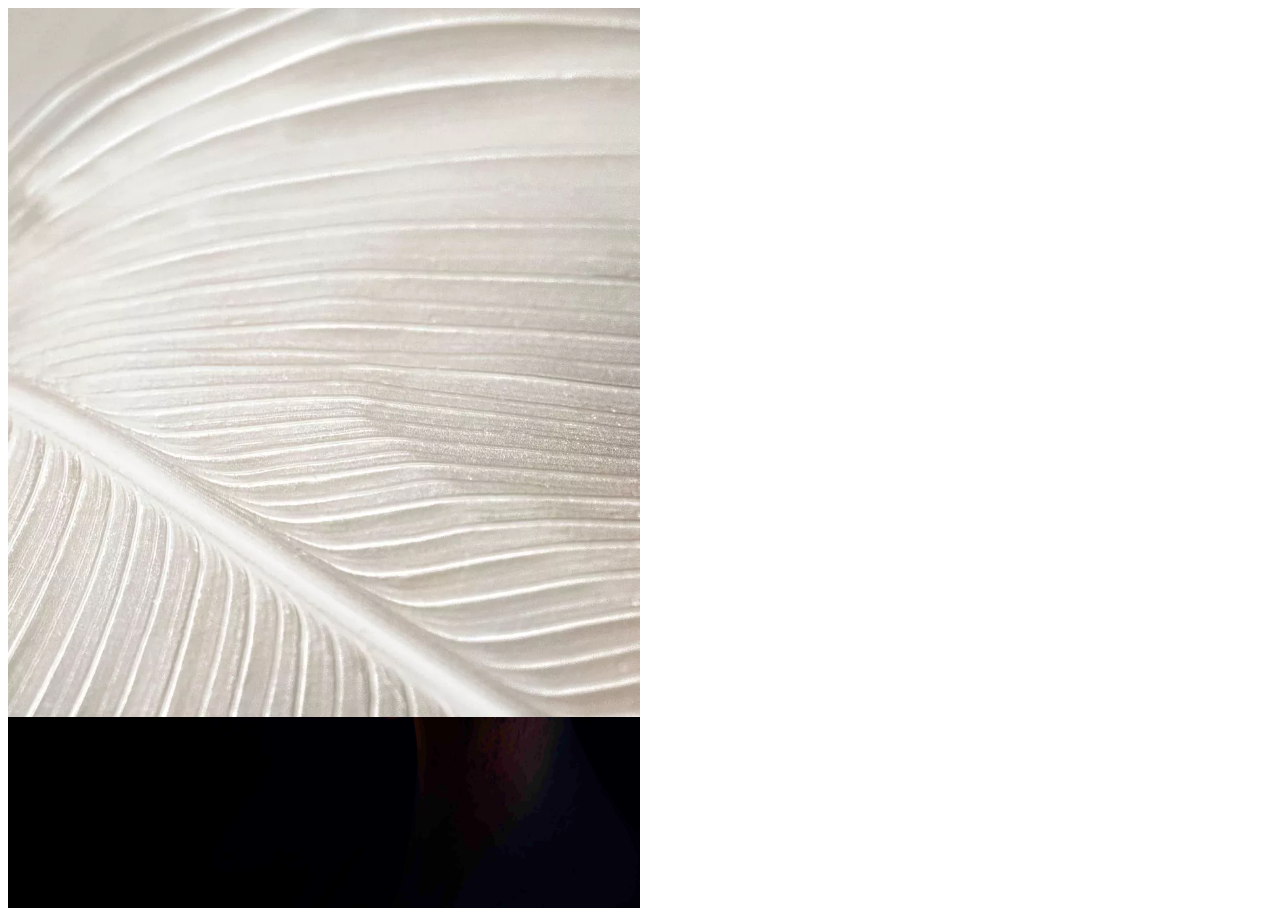
<file: digboy/index.html>
<html>
<head>
<meta http-equiv="Content-Type" content="text/html; charset=iso-8859-1" />
<meta name="viewport" content="width=device-width, initial-scale=1.0">

<title>Untitled Document</title>
<style>
.container {
display:flex;
flex-direction:row;
overflow: hidden;

min-height: 100vh;
position: relative;

}
.white{
  position: absolute;
width: 50%;
}
.black{

  width: 50%;
  left:50%;
}
@media only screen and (max-width: 600px) {
    /* For mobile phones: */

.img {
display:flex;
flex-direction:column;
} }
</style>
</head>
<body>
<div class="container">
  <div class="white">
    <img src="images/whitebg.png" width="100%" height="100%">

  </div>
  <div class="black">
    <img src="images/blackbg.png" width="100%" height="100%">
  </div>

</div>
</body>
</html>
</file>
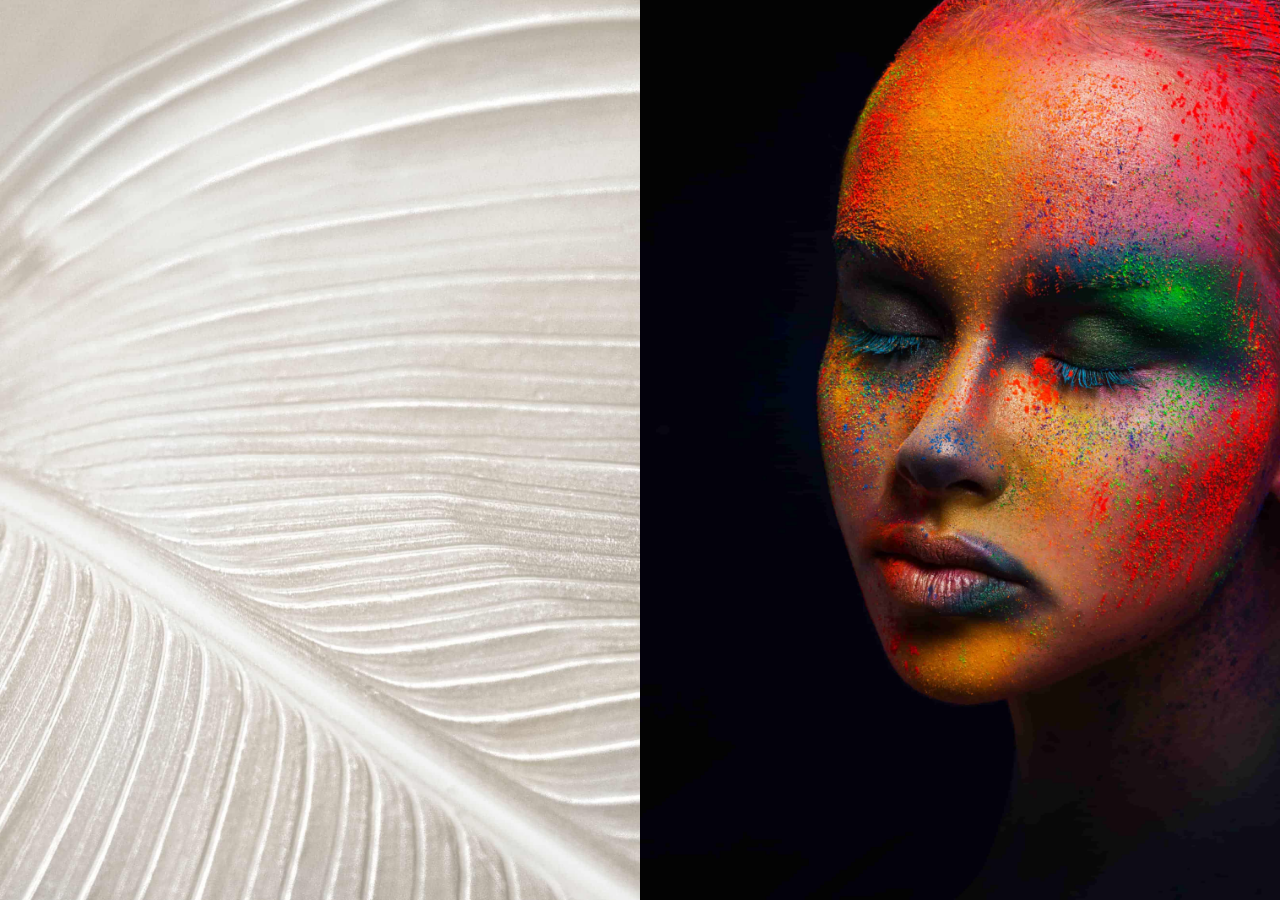
<file: digtest/index.html>
<!DOCTYPE html>
<html lang="english">
  <head>
    <title>exported project</title>
    <meta name="viewport" content="width=device-width, initial-scale=1.0" />
    <meta charset="utf-8" />
    <meta property="twitter:card" content="summary_large_image" />

    <!-- <style data-tag="reset-style-sheet">
      html {  line-height: 1.15;}body {  margin: 0;}* {  box-sizing: border-box;  border-width: 0;  border-style: solid;}p,li,ul,pre,div,h1,h2,h3,h4,h5,h6,figure,blockquote,figcaption {  margin: 0;  padding: 0;}button {  background-color: transparent;}button,input,optgroup,select,textarea {  font-family: inherit;  font-size: 100%;  line-height: 1.15;  margin: 0;}button,select {  text-transform: none;}button,[type="button"],[type="reset"],[type="submit"] {  -webkit-appearance: button;}button::-moz-focus-inner,[type="button"]::-moz-focus-inner,[type="reset"]::-moz-focus-inner,[type="submit"]::-moz-focus-inner {  border-style: none;  padding: 0;}button:-moz-focus,[type="button"]:-moz-focus,[type="reset"]:-moz-focus,[type="submit"]:-moz-focus {  outline: 1px dotted ButtonText;}a {  color: inherit;  text-decoration: inherit;}input {  padding: 2px 4px;}img {  display: block;}html { scroll-behavior: smooth  }
    </style>
    <style data-tag="default-style-sheet">
      html {
        font-family: Inter;
        font-size: 16px;
      }

      body {
        font-weight: 400;
        font-style:normal;
        text-decoration: none;
        text-transform: none;
        letter-spacing: normal;
        line-height: 1.15;
        color: var(--dl-color-gray-black);
        background-color: var(--dl-color-gray-white);

      }
    </style> -->
    <link
      rel="stylesheet"
      href="https://fonts.googleapis.com/css2?family=Inter:wght@100;200;300;400;500;600;700;800;900&amp;display=swap"
      data-tag="font"
    />
    <link rel="stylesheet" href="l-a-n-d-i-n-g-p-a-g-e.css" />
<link rel="stylesheet" href="https://cdn.jsdelivr.net/npm/bootstrap@4.0.0/dist/css/bootstrap.min.css" integrity="sha384-Gn5384xqQ1aoWXA+058RXPxPg6fy4IWvTNh0E263XmFcJlSAwiGgFAW/dAiS6JXm" crossorigin="anonymous">
  </head>
  <body>
    <!-- <div>
      <link href="./l-a-n-d-i-n-g-p-a-g-e.css" rel="stylesheet" />

      <div class="l-a-n-d-i-n-g-p-a-g-e-container">
        <div class="l-a-n-d-i-n-g-p-a-g-e-l-a-n-d-i-n-g-p-a-g-e">

          <div class="black">
            <a href="dark.html">
  <span class="whitelink"></span>
</a>

            <img
              src="public/playground_assets/blur.png"
              alt="IMAGE211767"
              class="blur"
            />

              <img
                src="public/playground_assets/image211767-cfsh-1700w.png"
                alt="IMAGE211767"
                class="l-a-n-d-i-n-g-p-a-g-e-i-m-a-g-e21"
              />


              <img
                src="public/playground_assets/whitelogo010111768-8igs-800h.png"
                alt="WHITELOGO010111768"
                class="l-a-n-d-i-n-g-p-a-g-e-w-h-i-t-e-l-o-g-o01011"
              />
              <span class="l-a-n-d-i-n-g-p-a-g-e-text2">
                <span>Click for our dark side</span>
              </span>



          </div>
          <div class="white">
            <a href="white.html">
  <span class="darklink"></span>
</a>
            <img
              src="public/playground_assets/bright12.png"
              alt="IMAGE211767"
              class="bright"
            />

            <img
              src="public/playground_assets/bright12.png"
              alt="IMAGE111765"
              class="l-a-n-d-i-n-g-p-a-g-e-i-m-a-g-e11"
            />
            <img
              src="public/playground_assets/blacklogo0111769-qz6-800h.png"
              alt="WHITELOGO010111768"
              class="l-a-n-d-i-n-g-p-a-g-e-b-l-a-c-k-l-o-g-o011"
            />

            <span class="l-a-n-d-i-n-g-p-a-g-e-text">
              <span>Click for our bright side</span>
            </span>


          </div>



        </div>
      </div>
    </div> -->

    <!-- <div class="split left">
      <div class="centered">

      </div>
    </div>

    <div class="split right">
      <div class="centered">
        <a href="dark.html">
<span class="whitelink"></span>
</a>





            <img
              src="public/playground_assets/whitelogo010111768-8igs-800h.png"
              alt="WHITELOGO010111768"
              class="l-a-n-d-i-n-g-p-a-g-e-w-h-i-t-e-l-o-g-o01011"
            />
            <span class="l-a-n-d-i-n-g-p-a-g-e-text2">
              <span>Click for our dark side</span>
            </span>



      </div>
    </div> -->


    <!-- <div class="row">
      <div class="column wh">
        <img src="public/playground_assets/bright12.png" alt="Snow" >
      </div>
      <div class="column bl">
        <img src="images\daekimg2.png" alt="Forest" >
      </div>

    </div> -->

    <!-- <section class="intro">
   <row>
     <div class="col-lg-6 col-sm-12 left">
       <p>
         left pannel
       </p>
     </div>
     <div class="col-lg-6 col-sm-12 right">
       <p>
         right pannel
       </p>
     </div>
   </row>
 </section>
 <section class="about">
   <div>
     <p>
       About
     </p>
   </div>
 </section> -->
 <div class="row no-gutters">
   <div class="col-lg-6 col-md-6 col-sm-12 no-gutters">
     <div class="leftside">

     </div>
   </div>
   <div class="col-lg-6 col-md-6 col-sm-12 no-gutters">
     <div class="rightside">

     </div>

   </div>

 </div>


  </body>
</html>
</file>
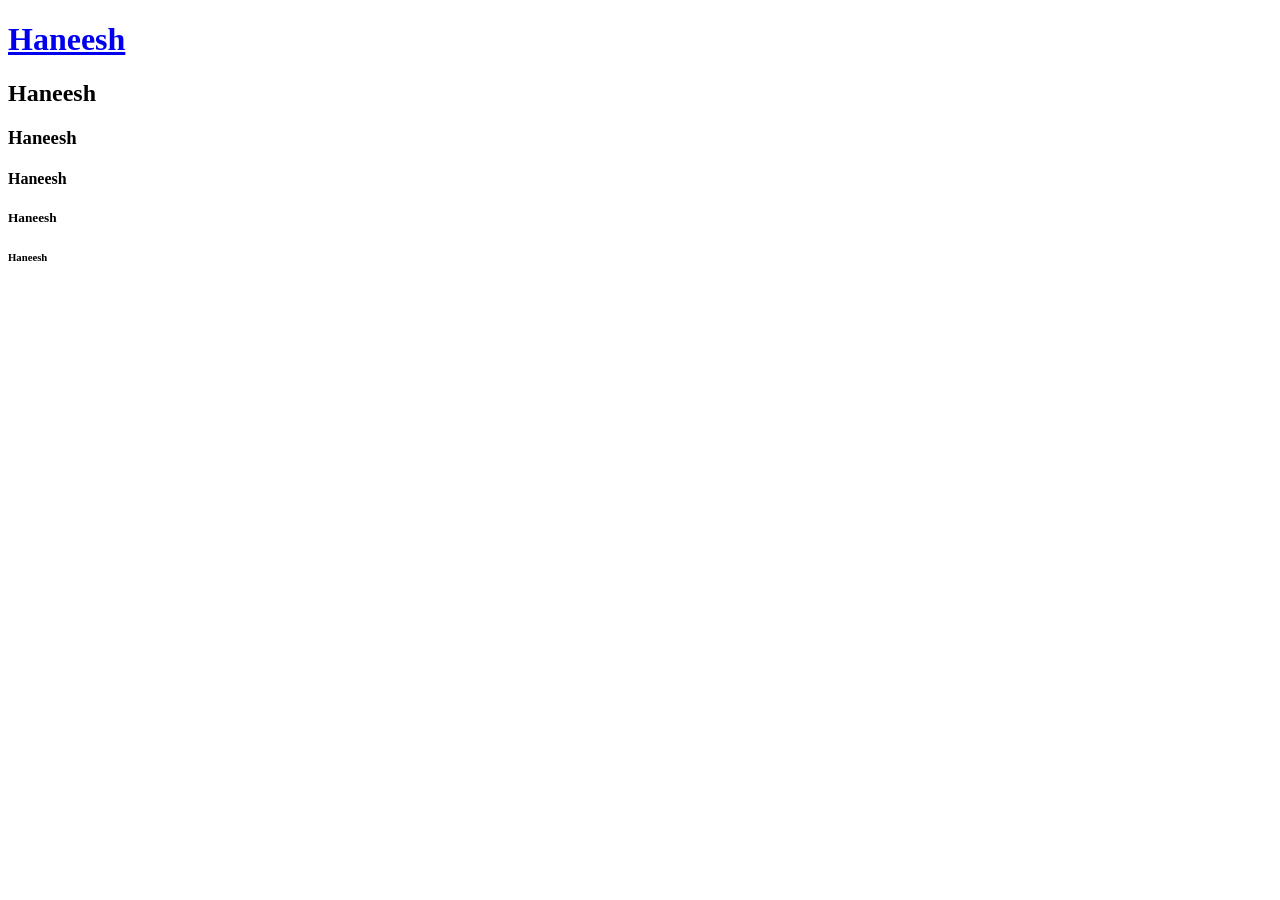
<file: hane/index.html>
<!DOCTYPE html>
<html lang="en" dir="ltr">



  <head>
    <meta charset="utf-8">

    <title>
Haneesh page


    </title>


  </head>




  <body>

    <a href="www.google.com"><h1>    Haneesh  </h1>   </a>   

    <h2> Haneesh </h2>
    <h3>Haneesh</h3>
    <h4>Haneesh</h4>
    <h5>Haneesh</h5>
    <h6>Haneesh</h6>

  </body>



</html>
</file>
<file: digtest/l-a-n-d-i-n-g-p-a-g-e.css>
.leftside, .rightside{
  height:50vh;
  width: 100%;
}
.leftside{

  background-image: url("public/playground_assets/bright12.png");

  background-size: cover;

}
.rightside{

  background-image: url("public/playground_assets/darkimg.png");
background-size: cover;
}
@media screen and (min-width:768px) {
  .leftside, .rightside{
    height:100vh;

  }

}

/* Split the screen in half */
/* .split {
  height: 100%;
  width: 50%;
  position: fixed;
  z-index: 1;
  top: 0;
  overflow-x: hidden;
  padding-top: 20px;
} */

/* Control the left side */
/* .left {
  left: 0;
  background-image: url("public/playground_assets/bright12.png");

  background-size: cover;
} */

/* Control the right side */
/* .right {
  right: 0;
    background-image: url("images/darkimg.png");
  background-size: cover;



} */

/* If you want the content centered horizontally and vertically */
/* .centered {
  position: absolute;
  top: 50%;
  left: 50%;
  transform: translate(-50%, -50%);
  text-align: center;
} */

/* html{
  height:100%
}
body{
  height:100%;
}
.intro{
  height:100%
}

.left{
  display : flex;
  justify-content : center;
  align-items : center;
  background-color:#3d231b;
  height : 100%;
  color : #FFF;

}
.right{
  display : flex;
  justify-content : center;
  align-items : center;
  background-color:#FFF;
  height : 100%;
  color : #3d231b;
}
@media (max-width: 1200px) {
  .left{
    height:50%
  }
  .right{
    height:50%
  }
}
.about{
  display : flex;
  justify-content : center;
  align-items : center;
  background-color:#000;
  color : #FFF;
  height:100%
} */
/* .container {
  display: flex;
  height: 100vh;
  background-color: red;
}

.container .col {
  flex: 1;
  height: 100%;
}

.container .col:nth-child(2)
{
  background-color: blue;
} */
</file>
